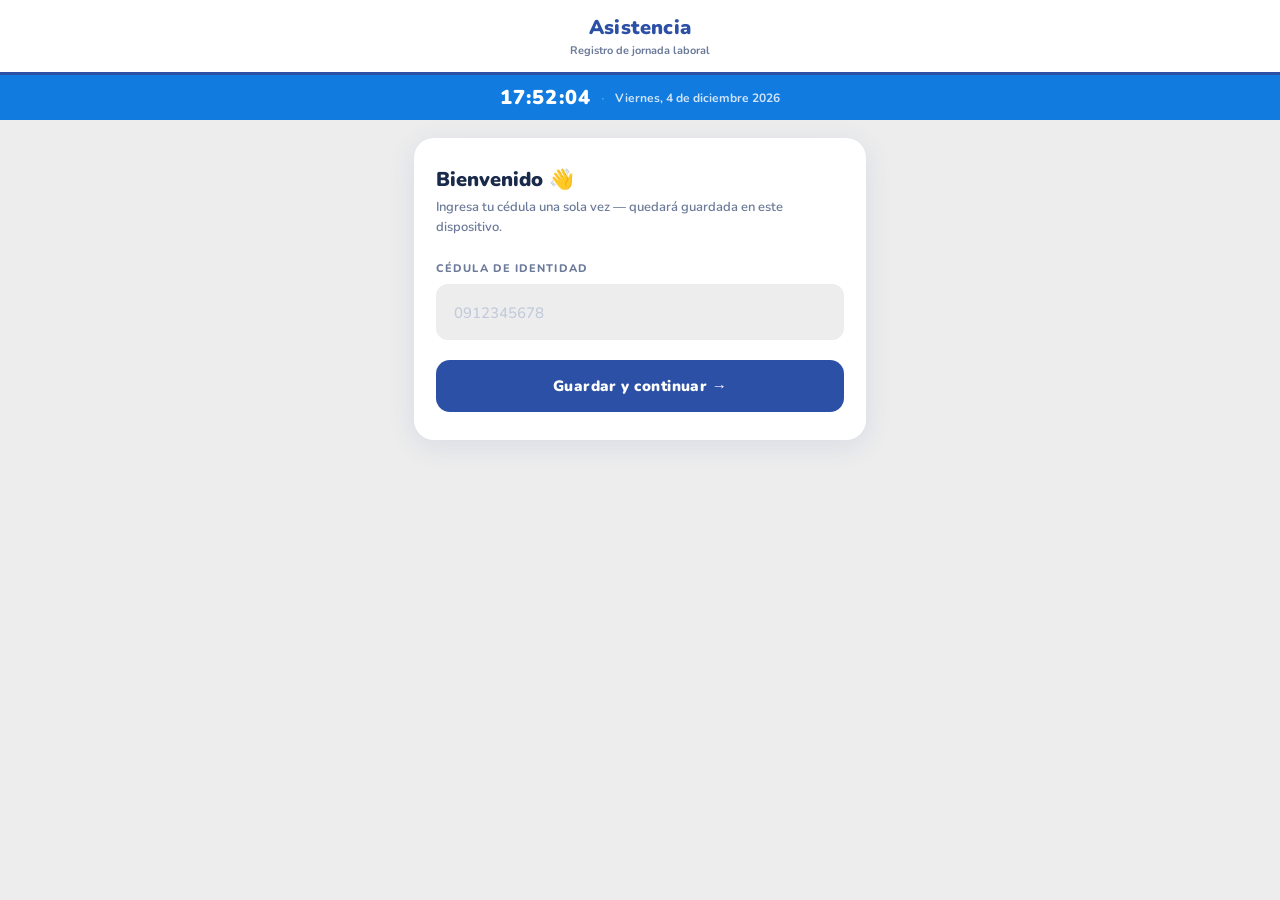
<file: index.html>
<!DOCTYPE html>
<html lang="es">
<head>
  <meta charset="UTF-8">
  <meta name="viewport" content="width=device-width, initial-scale=1.0, user-scalable=no">
  <meta name="theme-color" content="#2C50A5">
  <meta name="mobile-web-app-capable" content="yes">
  <meta name="apple-mobile-web-app-capable" content="yes">
  <meta name="apple-mobile-web-app-status-bar-style" content="black-translucent">
  <meta name="apple-mobile-web-app-title" content="Asistencia Migo">
  <link rel="manifest" href="manifest.json">
  <link rel="apple-touch-icon" href="assets/icons/MigoAsistencia.png">
  <link rel="stylesheet" href="https://fonts.googleapis.com/css2?family=Nunito:wght@500;700;800;900&display=swap">
  <link rel="stylesheet" href="assets/css/style.css">
  <title>Asistencia · Migo</title>
</head>
<body>

<div class="header">
  <div>
    <div class="header-title">Asistencia</div>
    <div class="header-sub">Registro de jornada laboral</div>
  </div>
</div>

<div class="clock-bar">
  <span class="clock-time" id="clockTime">00:00:00</span>
  <span class="clock-sep">·</span>
  <span class="clock-date" id="clockDate"></span>
</div>

<div class="main">

  <div class="card" id="setupCard">
    <div class="card-title">Bienvenido 👋</div>
    <div class="card-sub">Ingresa tu cédula una sola vez — quedará guardada en este dispositivo.</div>
    <div class="field">
      <label for="inCedula">Cédula de identidad</label>
      <input type="text" id="inCedula" placeholder="0912345678"
             maxlength="10" inputmode="numeric" autocomplete="off">
    </div>
    <div class="err" id="setupErr"></div>
    <button class="btn-save" onclick="guardar()">Guardar y continuar →</button>
  </div>

  <div class="att-card" id="attCard">

    <div class="user-pill">
      <span class="pill-icon">🪪</span>
      <div>
        <div class="pill-ced" id="pillCed">—</div>
        <div class="pill-sub">Cédula guardada en este dispositivo</div>
      </div>
      <button class="pill-edit" onclick="editarCedula()" title="Cambiar cédula">✏️</button>
    </div>

    <div id="formView">
      <div class="btns-wrap">
        <button class="att-btn btn-entrada" id="btnEntrada" onclick="marcar('entrada')">
          <span class="att-btn-emoji">🟢</span>
          <div class="att-btn-text">
            <span class="att-btn-label">Entrada</span>
            <span class="att-btn-sub">Inicio de jornada</span>
          </div>
        </button>
        <button class="att-btn btn-salida" id="btnSalida" onclick="marcar('salida')">
          <span class="att-btn-emoji">🔵</span>
          <div class="att-btn-text">
            <span class="att-btn-label">Salida</span>
            <span class="att-btn-sub">Fin de jornada</span>
          </div>
        </button>
      </div>

      <div class="motivo-wrap">
        <label for="motivo">Motivo <span class="opt-tag">opcional</span></label>
        <textarea id="motivo" placeholder="Atraso, permiso, salida anticipada..."></textarea>
      </div>
    </div>

    <div class="success" id="successView">
      <div class="success-circle" id="sucCircle">✅</div>
      <h2 id="sucTitle">¡Registrado!</h2>
      <p id="sucSub"></p>
      <div class="success-time" id="sucTime"></div>
      <button class="btn-back" onclick="volver()">← Volver</button>
    </div>

  </div>

</div>

<script src="assets/js/app.js"></script>
</body>
</html>
</file>
<file: assets/css/style.css>
:root {
  --azul:   #2C50A5;
  --azul2:  #127BE0;
  --azul3:  #45A8F3;
  --dorado: #F2B900;
  --gris:   #EDEDED;
  --blanco: #ffffff;
  --dark:   #1a2a4a;
  --muted:  #6b7a99;
  --verde:  #16a34a;
  --rojo:   #dc2626;
}

* { box-sizing: border-box; margin: 0; padding: 0; -webkit-tap-highlight-color: transparent; }
html, body { min-height: 100%; }
body {
  font-family: 'Nunito', sans-serif;
  background: var(--gris);
  display: flex; flex-direction: column; align-items: center;
}

.header {
  width: 100%; background: #ffffff;
  display: flex; align-items: center; justify-content: center;
  padding: 14px 20px;
  box-shadow: 0 2px 14px rgba(44,80,165,.15);
  border-bottom: 3px solid var(--azul);
}
.header-title { font-size: 20px; font-weight: 900; color: var(--azul); letter-spacing: .01em; text-align: center; }
.header-sub   { font-size: 11px; font-weight: 700; color: var(--muted); margin-top: 2px; text-align: center; }

.clock-bar {
  width: 100%; background: var(--azul2);
  display: flex; align-items: center; justify-content: center;
  gap: 10px; padding: 9px 20px; flex-wrap: wrap;
}
.clock-time { font-size: 20px; font-weight: 900; color: #fff; letter-spacing: .06em; font-variant-numeric: tabular-nums; }
.clock-sep  { color: rgba(255,255,255,.35); }
.clock-date { font-size: 12px; color: rgba(255,255,255,.8); font-weight: 700; }

.main { width: 100%; max-width: 480px; padding: 18px 14px 40px; }

.card {
  background: #fff; border-radius: 20px;
  box-shadow: 0 6px 28px rgba(44,80,165,.11);
  padding: 28px 22px;
  animation: fadeUp .3s ease;
}
.card-title { font-size: 20px; font-weight: 900; color: var(--dark); margin-bottom: 5px; }
.card-sub   { font-size: 13px; color: var(--muted); font-weight: 600; margin-bottom: 24px; line-height: 1.5; }

.field { margin-bottom: 20px; }
.field label {
  display: block; font-size: 11px; font-weight: 800;
  letter-spacing: .1em; text-transform: uppercase; color: var(--muted); margin-bottom: 8px;
}
.field input {
  width: 100%; background: var(--gris); border: 2px solid transparent;
  border-radius: 12px; padding: 14px 16px;
  font-family: 'Nunito', sans-serif; font-size: 18px; font-weight: 800;
  color: var(--dark); outline: none; transition: .2s; letter-spacing: .05em;
}
.field input:focus { border-color: var(--azul2); background: #f0f6ff; }
.field input::placeholder { color: #c0cadb; font-weight: 500; font-size: 15px; letter-spacing: 0; }

.btn-save {
  width: 100%; padding: 16px; border: none; border-radius: 14px;
  background: var(--azul); color: #fff;
  font-family: 'Nunito', sans-serif; font-size: 15px; font-weight: 900;
  cursor: pointer; transition: all .2s; letter-spacing: .03em;
}
.btn-save:hover { background: #3a63c8; transform: translateY(-1px); }
.btn-save:active { transform: scale(.98); }

.err {
  background: #fff0f0; border: 1.5px solid #fca5a5;
  border-radius: 10px; padding: 10px 14px;
  font-size: 13px; font-weight: 700; color: var(--rojo);
  margin-bottom: 16px; display: none;
}

.att-card {
  background: #fff; border-radius: 20px;
  box-shadow: 0 6px 28px rgba(44,80,165,.11);
  padding: 22px 18px; display: none;
  animation: fadeUp .3s ease;
}

.user-pill {
  display: flex; align-items: center; gap: 10px;
  background: var(--gris); border-radius: 12px;
  padding: 10px 14px; margin-bottom: 20px;
}
.pill-icon { font-size: 22px; flex-shrink: 0; }
.pill-ced  { font-size: 15px; font-weight: 900; color: var(--dark); letter-spacing: .04em; }
.pill-sub  { font-size: 11px; color: var(--muted); font-weight: 600; }
.pill-edit {
  margin-left: auto; background: none; border: none;
  font-size: 17px; cursor: pointer; color: var(--muted); padding: 4px;
}

.btns-wrap { display: flex; flex-direction: column; gap: 14px; }

.att-btn {
  width: 100%; border: none; border-radius: 20px;
  padding: 28px 20px; cursor: pointer;
  display: flex; align-items: center; justify-content: center; gap: 16px;
  font-family: 'Nunito', sans-serif;
  transition: all .22s ease; position: relative; overflow: hidden;
}
.att-btn:active { transform: scale(.97); }

.btn-entrada {
  background: linear-gradient(135deg, #16a34a 0%, #22c55e 100%);
  box-shadow: 0 8px 28px rgba(34,197,94,.32);
}
.btn-entrada:hover { transform: translateY(-2px); box-shadow: 0 12px 32px rgba(34,197,94,.4); }

.btn-salida {
  background: linear-gradient(135deg, var(--azul) 0%, var(--azul2) 100%);
  box-shadow: 0 8px 28px rgba(44,80,165,.32);
}
.btn-salida:hover { transform: translateY(-2px); box-shadow: 0 12px 32px rgba(44,80,165,.4); }

.att-btn-emoji { font-size: 40px; line-height: 1; }
.att-btn-text  { text-align: left; }
.att-btn-label { display: block; font-size: 24px; font-weight: 900; color: #fff; letter-spacing: .02em; line-height: 1.1; }
.att-btn-sub   { display: block; font-size: 12px; font-weight: 700; color: rgba(255,255,255,.75); margin-top: 3px; letter-spacing: .03em; }

.att-btn:disabled { opacity: .65; cursor: not-allowed; transform: none !important; }
.spinner {
  display: inline-block; width: 18px; height: 18px;
  border: 2.5px solid rgba(255,255,255,.35); border-top-color: #fff;
  border-radius: 50%; animation: spin .7s linear infinite;
}

.success {
  display: none; flex-direction: column; align-items: center;
  text-align: center; padding: 8px 0; animation: fadeUp .3s ease;
}
.success-circle {
  width: 80px; height: 80px; border-radius: 50%;
  display: flex; align-items: center; justify-content: center;
  font-size: 40px; margin-bottom: 16px;
}
.sc-entrada { background: #dcfce7; }
.sc-salida  { background: #dbeafe; }
.success h2 { font-size: 23px; font-weight: 900; color: var(--dark); margin-bottom: 6px; }
.success p  { font-size: 13px; color: var(--muted); font-weight: 700; margin-bottom: 3px; }
.success-time { font-size: 12px; color: var(--azul2); font-weight: 800; letter-spacing: .06em; margin-bottom: 24px; }
.btn-back {
  background: var(--gris); border: 2px solid var(--azul); border-radius: 12px;
  color: var(--azul); font-family: 'Nunito', sans-serif;
  font-size: 14px; font-weight: 800; padding: 12px 32px; cursor: pointer; transition: .18s;
}
.btn-back:hover { background: #e8eeff; }

.motivo-wrap { margin-top: 16px; }
.motivo-wrap label {
  display: block; font-size: 11px; font-weight: 800;
  letter-spacing: .1em; text-transform: uppercase;
  color: var(--muted); margin-bottom: 7px;
  display: flex; align-items: center; gap: 7px;
}
.opt-tag {
  font-size: 10px; font-weight: 700; letter-spacing: .06em;
  text-transform: uppercase; color: #fff;
  background: var(--muted); border-radius: 20px;
  padding: 2px 7px; opacity: .7;
}
.motivo-wrap textarea {
  width: 100%; background: var(--gris);
  border: 2px solid transparent; border-radius: 12px;
  padding: 11px 14px; font-family: 'Nunito', sans-serif;
  font-size: 13px; font-weight: 600; color: var(--dark);
  outline: none; resize: none; height: 72px; transition: .2s;
}
.motivo-wrap textarea:focus { border-color: var(--azul2); background: #f0f6ff; }
.motivo-wrap textarea::placeholder { color: #c0cadb; font-weight: 500; }

@keyframes fadeUp { from { opacity: 0; transform: translateY(14px); } to { opacity: 1; transform: translateY(0); } }
@keyframes spin   { to { transform: rotate(360deg); } }

@media (max-width: 380px) {
  .att-btn { padding: 22px 16px; }
  .att-btn-emoji { font-size: 32px; }
  .att-btn-label { font-size: 20px; }
}
</file>
